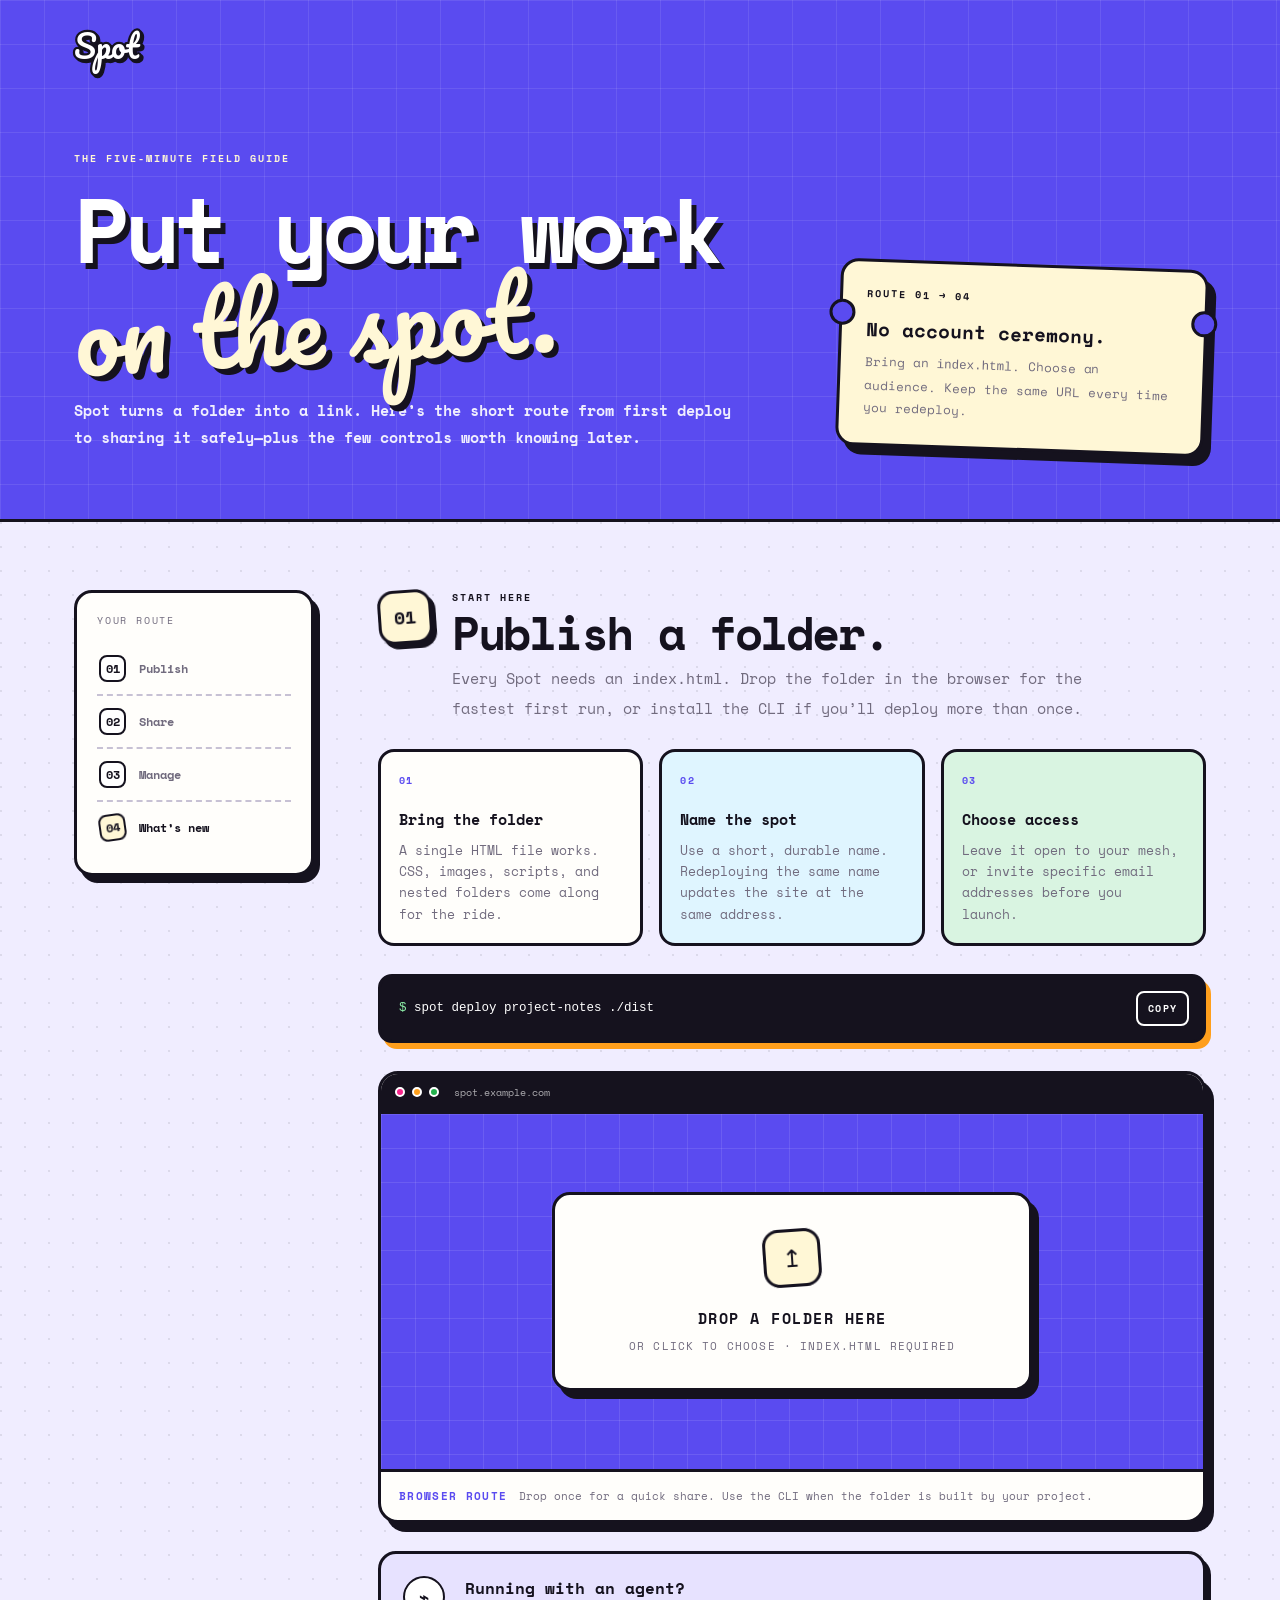
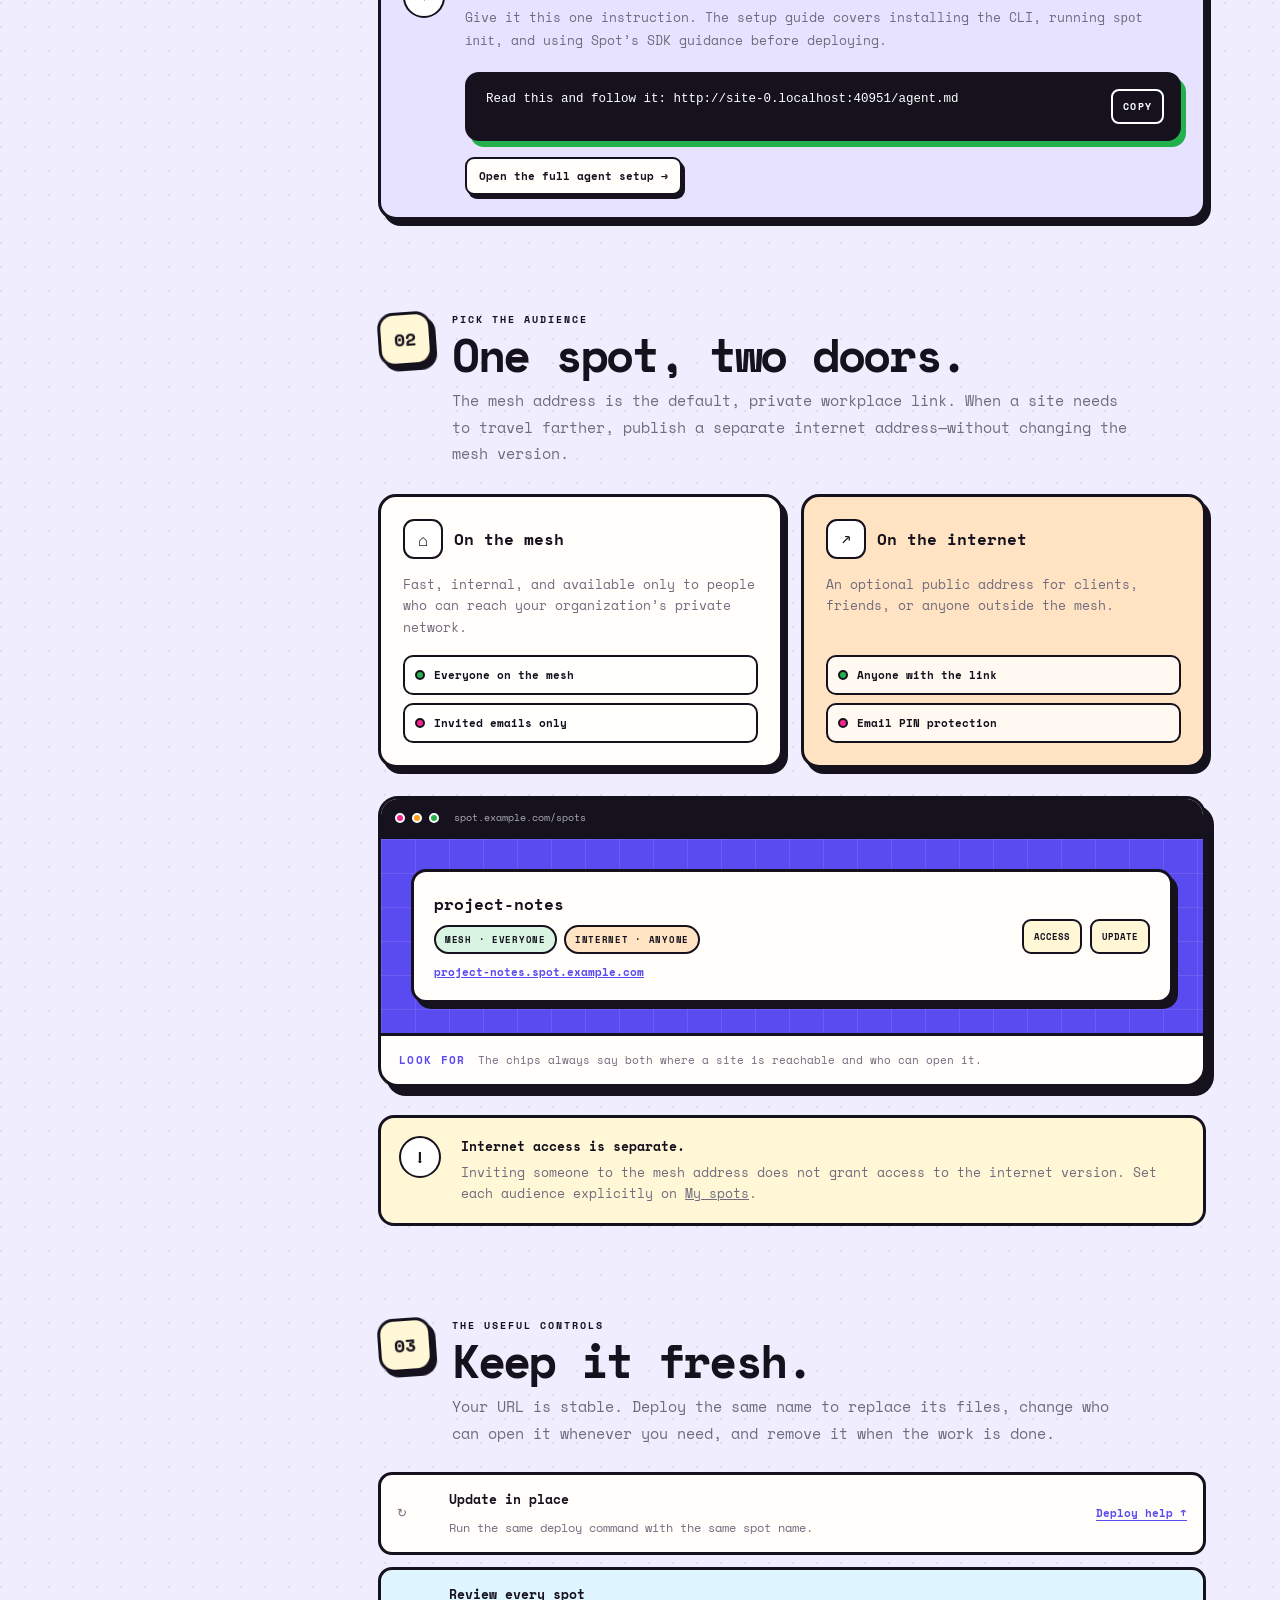
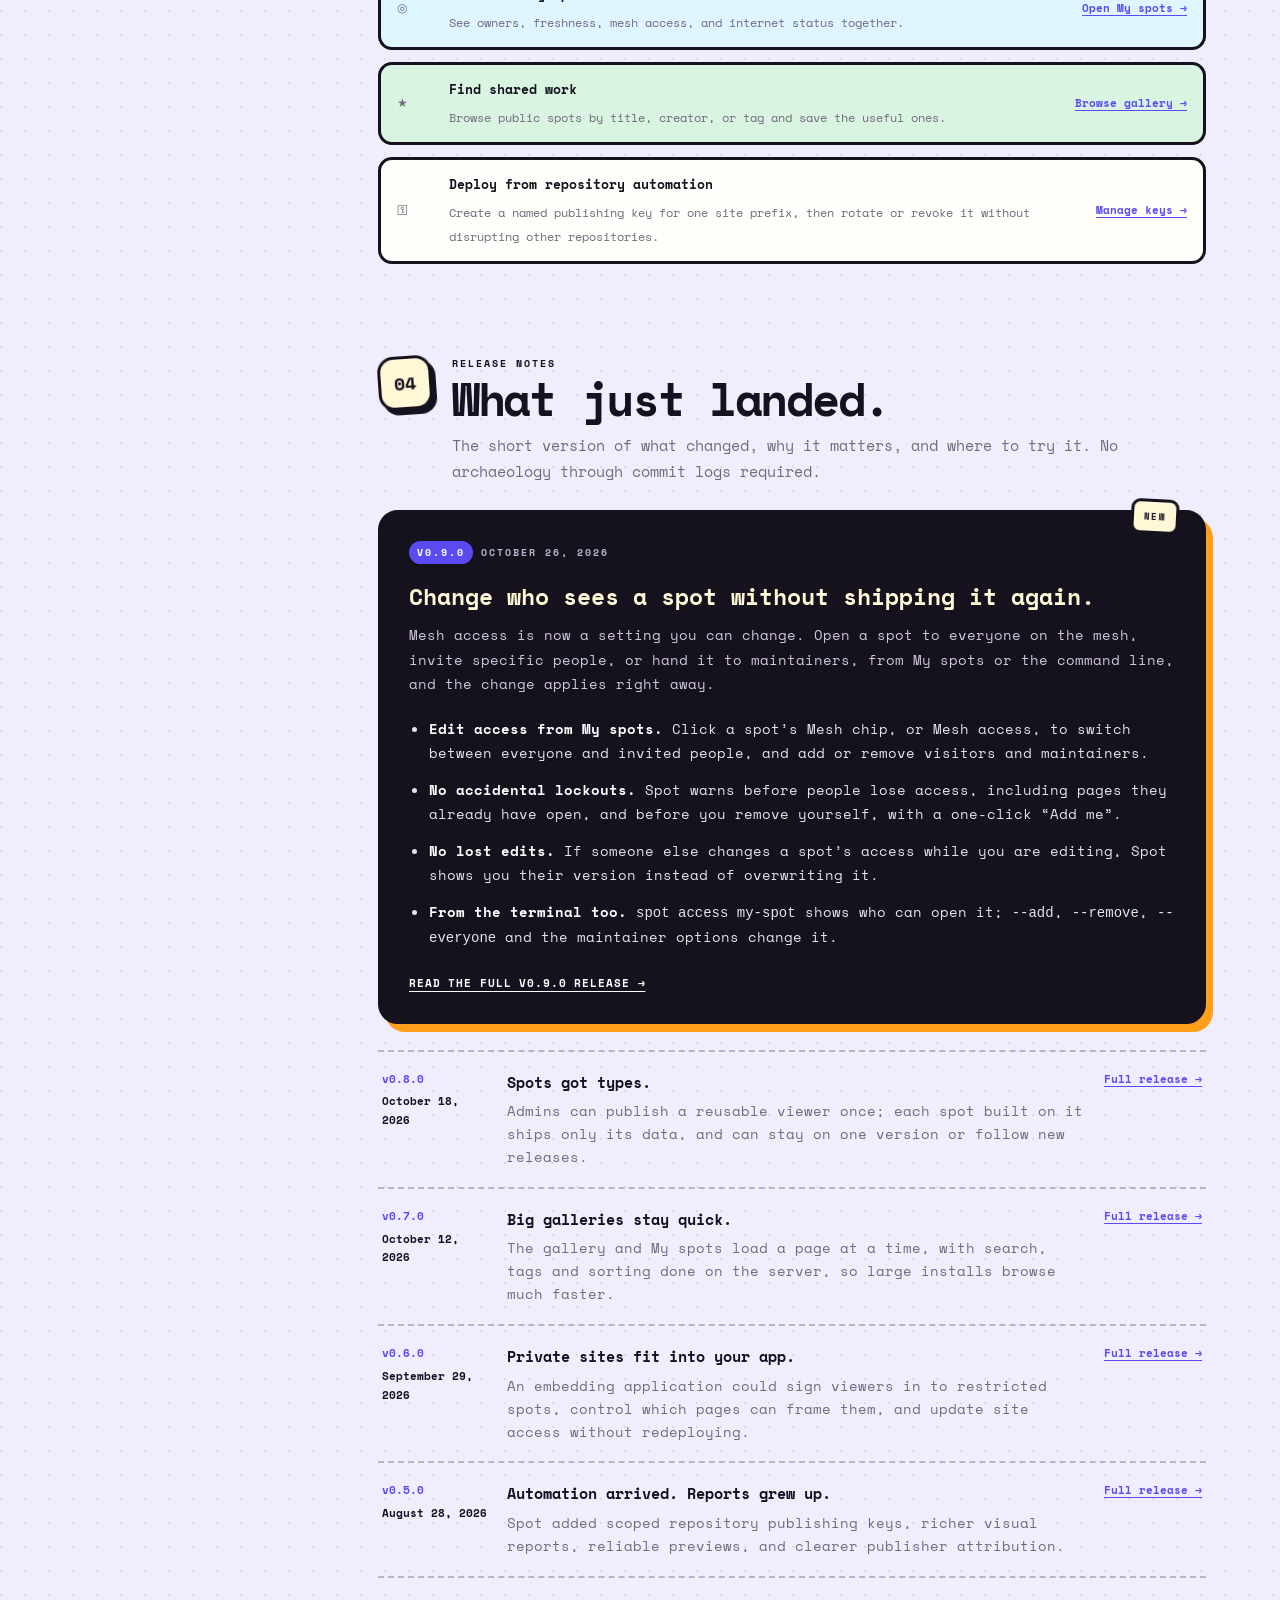
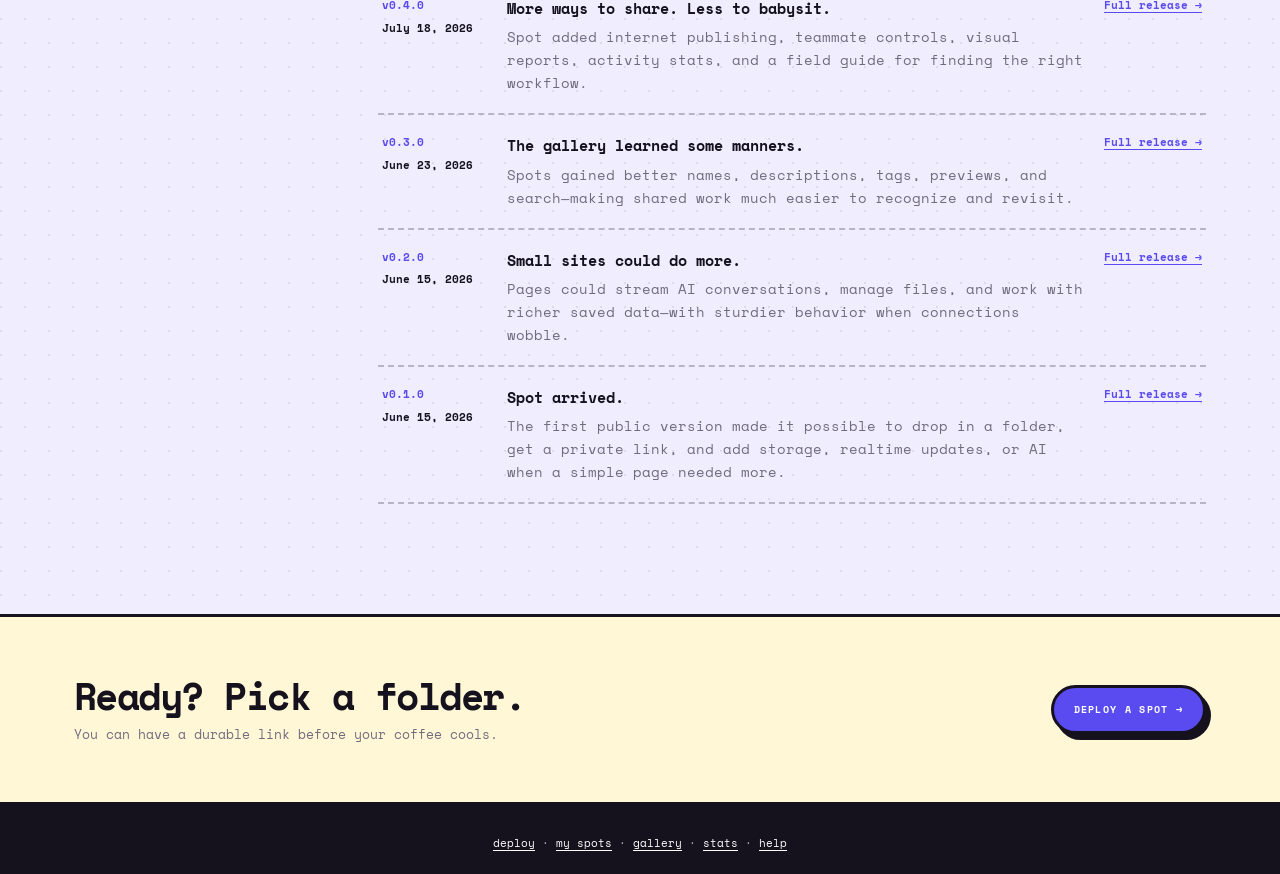
<file: sdk/help.html>
<!doctype html>
<html lang="en">
<head>
  <meta charset="utf-8">
  <meta name="viewport" content="width=device-width, initial-scale=1">
  <meta name="color-scheme" content="light">
  <meta name="theme-color" content="#5a4bf0">
  <title>Spot — field guide</title>
  <meta name="description" content="A short guide to publishing, sharing, and managing sites with Spot.">
  <link rel="preconnect" href="https://fonts.googleapis.com">
  <link rel="preconnect" href="https://fonts.gstatic.com" crossorigin>
  <link href="https://fonts.googleapis.com/css2?family=Pacifico&family=Space+Mono:wght@400;700&display=swap" rel="stylesheet">
  <style>
    :root {
      --field: #5a4bf0;
      --grid: rgba(255, 255, 255, .09);
      --ink: #15121e;
      --card: #fffefb;
      --paper: #fff7d6;
      --muted: #716b7e;
      --violet-soft: #e7e2ff;
      --mint: #d9f4e1;
      --green: #23b14d;
      --orange: #ff9f1c;
      --orange-soft: #ffe3c2;
      --pink: #f7258b;
      --blue: #dff5ff;
      --line: 3px solid var(--ink);
      --shadow: 8px 9px 0 var(--ink);
      --font-logo: 'Pacifico', 'Brush Script MT', cursive;
      --font-mono: 'Space Mono', ui-monospace, 'SF Mono', monospace;
    }

    * { box-sizing: border-box; }
    html { scroll-behavior: smooth; scroll-padding-top: 32px; }
    body {
      margin: 0;
      color: var(--ink);
      background:
        linear-gradient(var(--grid) 1.5px, transparent 1.5px),
        linear-gradient(90deg, var(--grid) 1.5px, transparent 1.5px),
        var(--field);
      background-size: 44px 44px, 44px 44px, auto;
      font-family: var(--font-mono);
    }
    a { color: inherit; }
    button, input { font: inherit; }
    a:focus-visible, button:focus-visible {
      outline: 3px solid var(--paper);
      outline-offset: 4px;
    }

    .topbar {
      max-width: 1180px;
      margin: 0 auto;
      padding: 24px 24px 8px;
      display: flex;
      align-items: center;
      gap: 18px;
    }
    .brand {
      position: relative;
      z-index: 0;
      color: #fff;
      font: 400 32px/1.35 var(--font-logo);
      text-decoration: none;
    }
    .brand::before, .brand::after {
      content: attr(data-text);
      position: absolute;
      inset: 0;
      color: var(--ink);
      -webkit-text-stroke: .14em var(--ink);
    }
    .brand::before { z-index: -1; }
    .brand::after { z-index: -2; transform: translate(.05em, .07em); }
    .hero {
      max-width: 1180px;
      margin: 0 auto;
      padding: 76px 24px 68px;
      display: grid;
      grid-template-columns: minmax(0, 1fr) minmax(270px, .52fr);
      gap: 56px;
      align-items: end;
    }
    .eyebrow, .section-kicker, .mini-label {
      margin: 0;
      font: 700 10px/1.5 var(--font-mono);
      letter-spacing: .2em;
      text-transform: uppercase;
    }
    .eyebrow { color: var(--paper); }
    .hero h1 {
      max-width: 800px;
      margin: 18px 0 24px;
      color: #fff;
      font: 700 clamp(48px, 8vw, 92px)/.96 var(--font-mono);
      letter-spacing: -.07em;
      text-wrap: balance;
      text-shadow: 5px 6px 0 var(--ink);
    }
    .hero h1 em {
      display: inline-block;
      color: var(--paper);
      font: 400 1.08em/1 var(--font-logo);
      letter-spacing: 0;
      transform: rotate(-3deg);
    }
    .lede {
      max-width: 680px;
      margin: 0;
      color: rgba(255,255,255,.9);
      font: 700 15px/1.8 var(--font-mono);
    }
    .hero-ticket {
      position: relative;
      border: var(--line);
      border-radius: 18px;
      background: var(--paper);
      box-shadow: var(--shadow);
      padding: 24px;
      transform: rotate(2deg);
    }
    .hero-ticket::before, .hero-ticket::after {
      content: '';
      position: absolute;
      top: 38px;
      width: 20px;
      height: 20px;
      border: var(--line);
      border-radius: 50%;
      background: var(--field);
    }
    .hero-ticket::before { left: -13px; }
    .hero-ticket::after { right: -13px; }
    .hero-ticket strong {
      display: block;
      margin: 14px 0 8px;
      font-size: 19px;
    }
    .hero-ticket p:last-child {
      margin: 0;
      color: var(--muted);
      font-size: 12.5px;
      line-height: 1.75;
    }

    .guide-shell {
      border-top: var(--line);
      background:
        radial-gradient(circle at 1px 1px, rgba(21,18,30,.09) 1.2px, transparent 1.2px),
        #f0edff;
      background-size: 24px 24px;
    }
    .guide {
      max-width: 1180px;
      margin: 0 auto;
      padding: 68px 24px 110px;
      display: grid;
      grid-template-columns: 240px minmax(0, 1fr);
      gap: 64px;
      align-items: start;
    }
    .route {
      position: sticky;
      top: 24px;
      border: var(--line);
      border-radius: 18px;
      background: var(--card);
      box-shadow: 6px 7px 0 var(--ink);
      padding: 20px;
    }
    .route-title {
      margin: 0 0 15px;
      color: var(--muted);
      font-size: 10px;
      letter-spacing: .18em;
      text-transform: uppercase;
    }
    .route ol { margin: 0; padding: 0; list-style: none; }
    .route li + li { border-top: 2px dashed #c7c1d4; }
    .route a {
      display: grid;
      grid-template-columns: 30px 1fr;
      gap: 10px;
      align-items: center;
      padding: 12px 2px;
      color: var(--muted);
      font-size: 12px;
      font-weight: 700;
      text-decoration: none;
    }
    .route a:hover, .route a.active { color: var(--ink); }
    .route a.active .route-number { background: var(--paper); transform: rotate(-8deg); }
    .route-number {
      width: 27px;
      height: 27px;
      display: grid;
      place-items: center;
      border: 2px solid var(--ink);
      border-radius: 8px;
      background: #fff;
      color: var(--ink);
      transition: transform .15s ease, background .15s ease;
    }
    .chapter { margin-bottom: 92px; }
    .chapter:last-child { margin-bottom: 0; }
    .chapter-head {
      display: grid;
      grid-template-columns: 56px 1fr;
      gap: 18px;
      align-items: start;
      margin-bottom: 26px;
    }
    .chapter-number {
      width: 54px;
      height: 54px;
      display: grid;
      place-items: center;
      border: var(--line);
      border-radius: 16px;
      background: var(--paper);
      box-shadow: 4px 5px 0 var(--ink);
      font-size: 18px;
      font-weight: 700;
      transform: rotate(-4deg);
    }
    .chapter h2 {
      margin: 3px 0 8px;
      font: 700 clamp(28px, 4.5vw, 46px)/1.08 var(--font-mono);
      letter-spacing: -.05em;
    }
    .chapter-intro {
      max-width: 680px;
      margin: 0;
      color: var(--muted);
      font-size: 15px;
      line-height: 1.75;
    }

    .steps {
      display: grid;
      grid-template-columns: repeat(3, minmax(0, 1fr));
      gap: 16px;
      margin: 28px 0;
      counter-reset: steps;
    }
    .step-card {
      position: relative;
      min-height: 170px;
      border: var(--line);
      border-radius: 16px;
      background: var(--card);
      padding: 21px 18px 18px;
      counter-increment: steps;
    }
    .step-card:nth-child(2) { background: var(--blue); }
    .step-card:nth-child(3) { background: var(--mint); }
    .step-card::before {
      content: '0' counter(steps);
      display: block;
      margin-bottom: 20px;
      color: var(--field);
      font-size: 10px;
      font-weight: 700;
      letter-spacing: .12em;
    }
    .step-card h3 { margin: 0 0 10px; font-size: 15px; }
    .step-card p { margin: 0; color: var(--muted); font-size: 12.5px; line-height: 1.7; }

    .command {
      display: flex;
      align-items: center;
      gap: 12px;
      border: var(--line);
      border-radius: 14px;
      background: var(--ink);
      box-shadow: 5px 6px 0 var(--orange);
      padding: 14px 14px 14px 18px;
      color: #fff;
    }
    .command code {
      min-width: 0;
      flex: 1;
      overflow-x: auto;
      font-size: 12.5px;
      line-height: 1.6;
      white-space: nowrap;
    }
    .prompt { color: #8ef0a9; }
    .copy {
      flex: 0 0 auto;
      border: 2px solid #fff;
      border-radius: 8px;
      background: transparent;
      color: #fff;
      padding: 8px 10px;
      font-size: 10px;
      font-weight: 700;
      letter-spacing: .12em;
      text-transform: uppercase;
      cursor: pointer;
    }
    .copy:hover { background: #fff; color: var(--ink); }

    .screen {
      overflow: hidden;
      margin: 28px 0;
      border: var(--line);
      border-radius: 20px;
      background: var(--card);
      box-shadow: var(--shadow);
    }
    .screen-bar {
      display: flex;
      align-items: center;
      gap: 7px;
      border-bottom: var(--line);
      background: var(--ink);
      padding: 11px 14px;
    }
    .screen-dot { width: 10px; height: 10px; border: 2px solid #fff; border-radius: 50%; }
    .screen-dot:nth-child(1) { background: var(--pink); }
    .screen-dot:nth-child(2) { background: var(--orange); }
    .screen-dot:nth-child(3) { background: var(--green); }
    .screen-url {
      min-width: 0;
      margin-left: 8px;
      overflow: hidden;
      color: rgba(255,255,255,.65);
      font-size: 10px;
      text-overflow: ellipsis;
      white-space: nowrap;
    }
    .screen-body {
      min-height: 355px;
      display: grid;
      place-items: center;
      padding: 40px;
      background:
        linear-gradient(rgba(255,255,255,.1) 1px, transparent 1px),
        linear-gradient(90deg, rgba(255,255,255,.1) 1px, transparent 1px),
        var(--field);
      background-size: 34px 34px;
    }
    .drop-card {
      width: min(480px, 100%);
      border: var(--line);
      border-radius: 18px;
      background: var(--card);
      box-shadow: 7px 8px 0 var(--ink);
      padding: 34px;
      text-align: center;
    }
    .drop-icon {
      width: 58px;
      height: 58px;
      display: grid;
      place-items: center;
      margin: 0 auto 20px;
      border: var(--line);
      border-radius: 16px;
      background: var(--paper);
      font-size: 24px;
      transform: rotate(-4deg);
    }
    .drop-card strong {
      display: block;
      font-size: 15px;
      letter-spacing: .1em;
      text-transform: uppercase;
    }
    .drop-card p { margin: 9px 0 0; color: var(--muted); font-size: 10.5px; letter-spacing: .11em; text-transform: uppercase; }
    figcaption {
      display: flex;
      gap: 12px;
      align-items: baseline;
      border-top: var(--line);
      padding: 15px 18px;
      color: var(--muted);
      font-size: 11px;
      line-height: 1.65;
    }
    .caption-tag { color: var(--field); font-weight: 700; letter-spacing: .12em; text-transform: uppercase; }

    .callout {
      display: grid;
      grid-template-columns: 46px 1fr;
      gap: 16px;
      align-items: start;
      border: var(--line);
      border-radius: 16px;
      background: var(--paper);
      padding: 18px;
    }
    .callout-mark {
      width: 42px;
      height: 42px;
      display: grid;
      place-items: center;
      border: 2px solid var(--ink);
      border-radius: 50%;
      background: #fff;
      font-weight: 700;
    }
    .callout strong { display: block; margin-bottom: 6px; font-size: 13px; }
    .callout p { margin: 0; color: var(--muted); font-size: 12.5px; line-height: 1.7; }

    .agent-guide {
      border: var(--line);
      border-radius: 18px;
      background: var(--violet-soft);
      box-shadow: 5px 6px 0 var(--ink);
      padding: 22px;
    }
    .agent-guide-head {
      display: grid;
      grid-template-columns: 46px minmax(0, 1fr);
      gap: 16px;
      align-items: start;
    }
    .agent-guide h3 {
      margin: 0 0 7px;
      font-size: 16px;
    }
    .agent-guide p {
      margin: 0;
      color: var(--muted);
      font-size: 12.5px;
      line-height: 1.7;
    }
    .agent-command {
      align-items: stretch;
      margin: 18px 0 16px 62px;
      box-shadow: 5px 6px 0 var(--green);
    }
    .agent-command code {
      white-space: normal;
      overflow-wrap: anywhere;
    }
    .agent-link {
      display: inline-flex;
      align-items: center;
      margin-left: 62px;
      border: 2px solid var(--ink);
      border-radius: 9px;
      background: var(--card);
      box-shadow: 3px 4px 0 var(--ink);
      padding: 9px 12px;
      color: var(--ink);
      font-size: 10.5px;
      font-weight: 700;
      text-decoration: none;
    }
    .agent-link:hover { background: var(--paper); }

    .access-grid {
      display: grid;
      grid-template-columns: repeat(2, minmax(0, 1fr));
      gap: 18px;
      margin: 28px 0;
    }
    .access-card {
      border: var(--line);
      border-radius: 18px;
      background: var(--card);
      box-shadow: 5px 6px 0 var(--ink);
      padding: 22px;
    }
    .access-card.internet { background: var(--orange-soft); }
    .access-top { display: flex; align-items: center; gap: 11px; }
    .access-icon {
      width: 40px;
      height: 40px;
      display: grid;
      place-items: center;
      border: 2px solid var(--ink);
      border-radius: 11px;
      background: #fff;
      font-size: 17px;
    }
    .access-card h3 { margin: 0; font-size: 16px; }
    .access-card > p { min-height: 66px; margin: 15px 0; color: var(--muted); font-size: 12.5px; line-height: 1.7; }
    .choice {
      display: flex;
      gap: 9px;
      align-items: center;
      margin-top: 8px;
      border: 2px solid var(--ink);
      border-radius: 10px;
      background: rgba(255,255,255,.78);
      padding: 10px;
      font-size: 10.5px;
      font-weight: 700;
    }
    .choice-dot { width: 10px; height: 10px; border: 2px solid var(--ink); border-radius: 50%; background: var(--green); }
    .choice:last-child .choice-dot { background: var(--pink); }

    .site-shot .screen-body { min-height: 0; display: block; padding: 30px; }
    .fake-site {
      display: flex;
      gap: 20px;
      align-items: center;
      border: var(--line);
      border-radius: 15px;
      background: var(--card);
      box-shadow: 5px 6px 0 var(--ink);
      padding: 20px;
    }
    .fake-site-main { min-width: 0; flex: 1; }
    .fake-site h3 { margin: 0 0 9px; font-size: 16px; }
    .chips { display: flex; gap: 7px; flex-wrap: wrap; }
    .chip {
      border: 2px solid var(--ink);
      border-radius: 999px;
      background: var(--mint);
      padding: 6px 9px;
      font-size: 9px;
      font-weight: 700;
      letter-spacing: .08em;
      text-transform: uppercase;
    }
    .chip.net { background: var(--orange-soft); }
    .fake-url { margin: 10px 0 0; color: var(--field); font-size: 10.5px; font-weight: 700; text-decoration: underline; }
    .fake-actions { display: flex; gap: 8px; flex-wrap: wrap; }
    .fake-button {
      border: 2px solid var(--ink);
      border-radius: 9px;
      background: var(--paper);
      padding: 9px 10px;
      font-size: 9px;
      font-weight: 700;
      text-transform: uppercase;
    }

    .manage-list { display: grid; gap: 12px; margin-top: 26px; }
    .manage-row {
      display: grid;
      grid-template-columns: 38px minmax(0, 1fr) auto;
      gap: 14px;
      align-items: center;
      border: var(--line);
      border-radius: 14px;
      background: var(--card);
      padding: 14px 16px;
    }
    .manage-row:nth-child(2) { background: var(--blue); }
    .manage-row:nth-child(3) { background: var(--mint); }
    .manage-icon { font-size: 22px; }
    .manage-row strong { display: block; margin-bottom: 5px; font-size: 13px; }
    .manage-row span { color: var(--muted); font-size: 11.5px; line-height: 1.65; }
    .deep-link {
      color: var(--field);
      font-size: 10.5px;
      font-weight: 700;
      text-underline-offset: 3px;
      white-space: nowrap;
    }

    .release {
      position: relative;
      border: var(--line);
      border-radius: 20px;
      background: var(--ink);
      box-shadow: 7px 8px 0 var(--orange);
      padding: 28px;
      color: #fff;
    }
    .release::after {
      content: 'NEW';
      position: absolute;
      top: -14px;
      right: 24px;
      border: var(--line);
      border-radius: 9px;
      background: var(--paper);
      padding: 8px 10px;
      color: var(--ink);
      font-size: 9px;
      font-weight: 700;
      letter-spacing: .14em;
      transform: rotate(3deg);
    }
    .release-date { color: #b9b2cc; }
    .release-version {
      display: inline-block;
      margin-right: 8px;
      border-radius: 999px;
      background: var(--field);
      padding: 4px 8px;
      color: #fff;
    }
    .release h3 { margin: 15px 0 10px; color: var(--paper); font-size: 23px; }
    .release-summary { margin: 0 0 20px; color: #cfc8dc; font-size: 14px; line-height: 1.75; }
    .release ul { display: grid; gap: 12px; margin: 0; padding-left: 20px; color: #e6e1ef; font-size: 14px; line-height: 1.75; }
    .release li strong { color: #fff; }
    .release a { color: #fff; text-underline-offset: 4px; }
    .release-source {
      display: inline-flex;
      margin-top: 24px;
      font-size: 11px;
      font-weight: 700;
      letter-spacing: .08em;
      text-transform: uppercase;
    }
    .release-history { margin-top: 26px; }
    .older-release {
      display: grid;
      grid-template-columns: 105px minmax(0, 1fr) auto;
      gap: 20px;
      align-items: start;
      border-bottom: 2px dashed #b9b3c6;
      padding: 18px 4px;
      color: var(--muted);
      font-size: 13.5px;
      line-height: 1.7;
    }
    .older-release:first-child { border-top: 2px dashed #b9b3c6; }
    .older-release-meta { display: grid; gap: 4px; color: var(--ink); font-size: 11px; font-weight: 700; }
    .older-release-meta span { color: var(--field); }
    .older-release h3 { margin: 0 0 5px; color: var(--ink); font-size: 15px; }
    .older-release p { margin: 0; }
    .older-release a { color: var(--field); font-size: 11px; font-weight: 700; text-underline-offset: 3px; white-space: nowrap; }

    .bottom-cta {
      border-top: var(--line);
      background: var(--paper);
    }
    .bottom-cta-inner {
      max-width: 1180px;
      margin: 0 auto;
      padding: 58px 24px;
      display: flex;
      gap: 28px;
      align-items: center;
      justify-content: space-between;
    }
    .bottom-cta h2 { margin: 0 0 8px; font: 700 clamp(24px, 4vw, 38px)/1.1 var(--font-mono); letter-spacing: -.04em; }
    .bottom-cta p { margin: 0; color: var(--muted); font-size: 12.5px; }
    .cta-button {
      flex: 0 0 auto;
      border: var(--line);
      border-radius: 999px;
      background: var(--field);
      box-shadow: 5px 6px 0 var(--ink);
      padding: 14px 20px;
      color: #fff;
      font-size: 10px;
      font-weight: 700;
      letter-spacing: .13em;
      text-decoration: none;
      text-transform: uppercase;
      transition: transform .12s ease, box-shadow .12s ease;
    }
    .cta-button:hover { transform: translate(-2px,-2px); box-shadow: 7px 8px 0 var(--ink); }
    footer {
      border-top: var(--line);
      background: var(--ink);
      padding: 28px 24px;
      color: rgba(255,255,255,.7);
      text-align: center;
      font-size: 10.5px;
      line-height: 2;
    }
    footer a { color: #fff; text-underline-offset: 3px; }

    @media (max-width: 840px) {
      .hero { grid-template-columns: 1fr; gap: 32px; padding-top: 56px; }
      .hero-ticket { max-width: 440px; transform: rotate(1deg); }
      .guide { grid-template-columns: 1fr; gap: 38px; }
      .route { position: static; }
      .route ol { display: grid; grid-template-columns: repeat(4, 1fr); gap: 6px; }
      .route li + li { border-top: 0; }
      .route a { grid-template-columns: 1fr; justify-items: center; text-align: center; }
      .steps { grid-template-columns: 1fr; }
      .step-card { min-height: 0; }
    }
    @media (max-width: 620px) {
      .hero { padding-top: 48px; padding-bottom: 54px; }
      .hero h1 { font-size: clamp(44px, 14vw, 68px); }
      .guide { padding-top: 44px; padding-bottom: 76px; }
      .route { padding: 13px; }
      .route-title { display: none; }
      .route a { font-size: 9.5px; padding: 5px 0; }
      .chapter { margin-bottom: 72px; }
      .chapter-head { grid-template-columns: 46px 1fr; gap: 13px; }
      .chapter-number { width: 44px; height: 44px; border-radius: 13px; }
      .access-grid { grid-template-columns: 1fr; }
      .screen-body { min-height: 285px; padding: 20px; }
      .drop-card { padding: 26px 18px; }
      .site-shot .screen-body { padding: 18px; }
      .fake-site { align-items: flex-start; flex-direction: column; }
      .manage-row { grid-template-columns: 32px minmax(0, 1fr); }
      .manage-row .deep-link { grid-column: 2; }
      .agent-command, .agent-link { margin-left: 0; }
      .agent-command { flex-direction: column; }
      .agent-command .copy { width: 100%; }
      .release { padding: 25px 22px; }
      .older-release { grid-template-columns: 1fr; gap: 8px; }
      .older-release-meta { display: flex; gap: 10px; }
      .older-release a { margin-top: 2px; }
      .bottom-cta-inner { align-items: flex-start; flex-direction: column; }
      .cta-button { width: 100%; text-align: center; }
    }
    @media (prefers-reduced-motion: reduce) {
      html { scroll-behavior: auto; }
      *, *::before, *::after { transition-duration: .01ms !important; }
    }
  </style>
</head>
<body>
  <header class="topbar">
    <a class="brand" href="/" data-text="Spot">Spot</a>
  </header>

  <main>
    <section class="hero" aria-labelledby="page-title">
      <div>
        <p class="eyebrow">The five-minute field guide</p>
        <h1 id="page-title">Put your work <em>on the spot.</em></h1>
        <p class="lede">Spot turns a folder into a link. Here’s the short route from first deploy to sharing it safely—plus the few controls worth knowing later.</p>
      </div>
      <aside class="hero-ticket" aria-label="Guide summary">
        <p class="mini-label">Route 01 → 04</p>
        <strong>No account ceremony.</strong>
        <p>Bring an <code>index.html</code>. Choose an audience. Keep the same URL every time you redeploy.</p>
      </aside>
    </section>

    <div class="guide-shell">
      <div class="guide">
        <nav class="route" aria-label="On this page">
          <p class="route-title">Your route</p>
          <ol>
            <li><a href="#publish" class="active"><span class="route-number">01</span><span>Publish</span></a></li>
            <li><a href="#share"><span class="route-number">02</span><span>Share</span></a></li>
            <li><a href="#manage"><span class="route-number">03</span><span>Manage</span></a></li>
            <li><a href="#releases"><span class="route-number">04</span><span>What’s new</span></a></li>
          </ol>
        </nav>

        <div class="chapters">
          <section class="chapter" id="publish" aria-labelledby="publish-title">
            <div class="chapter-head">
              <span class="chapter-number">01</span>
              <div>
                <p class="section-kicker">Start here</p>
                <h2 id="publish-title">Publish a folder.</h2>
                <p class="chapter-intro">Every Spot needs an <code>index.html</code>. Drop the folder in the browser for the fastest first run, or install the CLI if you’ll deploy more than once.</p>
              </div>
            </div>

            <div class="steps">
              <article class="step-card"><h3>Bring the folder</h3><p>A single HTML file works. CSS, images, scripts, and nested folders come along for the ride.</p></article>
              <article class="step-card"><h3>Name the spot</h3><p>Use a short, durable name. Redeploying the same name updates the site at the same address.</p></article>
              <article class="step-card"><h3>Choose access</h3><p>Leave it open to your mesh, or invite specific email addresses before you launch.</p></article>
            </div>

            <div class="command" aria-label="CLI deploy command">
              <code><span class="prompt">$</span> spot deploy project-notes ./dist</code>
              <button class="copy" type="button" data-copy="spot deploy project-notes ./dist">Copy</button>
            </div>

            <figure class="screen">
              <div class="screen-bar"><span class="screen-dot"></span><span class="screen-dot"></span><span class="screen-dot"></span><span class="screen-url">spot.example.com</span></div>
              <div class="screen-body">
                <div class="drop-card">
                  <div class="drop-icon" aria-hidden="true">↥</div>
                  <strong>Drop a folder here</strong>
                  <p>or click to choose · index.html required</p>
                </div>
              </div>
              <figcaption><span class="caption-tag">Browser route</span><span>Drop once for a quick share. Use the CLI when the folder is built by your project.</span></figcaption>
            </figure>

            <aside class="agent-guide" aria-labelledby="agent-guide-title">
              <div class="agent-guide-head">
                <span class="callout-mark" aria-hidden="true">⌁</span>
                <div>
                  <h3 id="agent-guide-title">Running with an agent?</h3>
                  <p>Give it this one instruction. The setup guide covers installing the CLI, running <code>spot init</code>, and using Spot’s SDK guidance before deploying.</p>
                </div>
              </div>
              <div class="command agent-command" aria-label="Agent setup instruction">
                <code id="agent-command"></code>
                <button class="copy" type="button" data-copy="" data-agent-copy>Copy</button>
              </div>
              <a class="agent-link" href="/agent.md">Open the full agent setup →</a>
            </aside>
          </section>

          <section class="chapter" id="share" aria-labelledby="share-title">
            <div class="chapter-head">
              <span class="chapter-number">02</span>
              <div>
                <p class="section-kicker">Pick the audience</p>
                <h2 id="share-title">One spot, two doors.</h2>
                <p class="chapter-intro">The mesh address is the default, private workplace link. When a site needs to travel farther, publish a separate internet address—without changing the mesh version.</p>
              </div>
            </div>

            <div class="access-grid">
              <article class="access-card">
                <div class="access-top"><span class="access-icon" aria-hidden="true">⌂</span><h3>On the mesh</h3></div>
                <p>Fast, internal, and available only to people who can reach your organization’s private network.</p>
                <div class="choice"><span class="choice-dot"></span>Everyone on the mesh</div>
                <div class="choice"><span class="choice-dot"></span>Invited emails only</div>
              </article>
              <article class="access-card internet">
                <div class="access-top"><span class="access-icon" aria-hidden="true">↗</span><h3>On the internet</h3></div>
                <p>An optional public address for clients, friends, or anyone outside the mesh.</p>
                <div class="choice"><span class="choice-dot"></span>Anyone with the link</div>
                <div class="choice"><span class="choice-dot"></span>Email PIN protection</div>
              </article>
            </div>

            <figure class="screen site-shot">
              <div class="screen-bar"><span class="screen-dot"></span><span class="screen-dot"></span><span class="screen-dot"></span><span class="screen-url">spot.example.com/spots</span></div>
              <div class="screen-body">
                <div class="fake-site">
                  <div class="fake-site-main">
                    <h3>project-notes</h3>
                    <div class="chips"><span class="chip">Mesh · everyone</span><span class="chip net">Internet · anyone</span></div>
                    <p class="fake-url">project-notes.spot.example.com</p>
                  </div>
                  <div class="fake-actions"><span class="fake-button">Access</span><span class="fake-button">Update</span></div>
                </div>
              </div>
              <figcaption><span class="caption-tag">Look for</span><span>The chips always say both where a site is reachable and who can open it.</span></figcaption>
            </figure>

            <aside class="callout">
              <span class="callout-mark">!</span>
              <div><strong>Internet access is separate.</strong><p>Inviting someone to the mesh address does not grant access to the internet version. Set each audience explicitly on <a href="/spots">My spots</a>.</p></div>
            </aside>
          </section>

          <section class="chapter" id="manage" aria-labelledby="manage-title">
            <div class="chapter-head">
              <span class="chapter-number">03</span>
              <div>
                <p class="section-kicker">The useful controls</p>
                <h2 id="manage-title">Keep it fresh.</h2>
                <p class="chapter-intro">Your URL is stable. Deploy the same name to replace its files, change who can open it whenever you need, and remove it when the work is done.</p>
              </div>
            </div>

            <div class="manage-list">
              <article class="manage-row"><span class="manage-icon" aria-hidden="true">↻</span><div><strong>Update in place</strong><span>Run the same deploy command with the same spot name.</span></div><a class="deep-link" href="#publish">Deploy help ↑</a></article>
              <article class="manage-row"><span class="manage-icon" aria-hidden="true">◎</span><div><strong>Review every spot</strong><span>See owners, freshness, mesh access, and internet status together.</span></div><a class="deep-link" href="/spots">Open My spots →</a></article>
              <article class="manage-row"><span class="manage-icon" aria-hidden="true">★</span><div><strong>Find shared work</strong><span>Browse public spots by title, creator, or tag and save the useful ones.</span></div><a class="deep-link" href="/gallery">Browse gallery →</a></article>
              <article class="manage-row"><span class="manage-icon" aria-hidden="true">⚿</span><div><strong>Deploy from repository automation</strong><span>Create a named publishing key for one site prefix, then rotate or revoke it without disrupting other repositories.</span></div><a class="deep-link" href="/spots">Manage keys →</a></article>
            </div>
          </section>

          <section class="chapter" id="releases" aria-labelledby="releases-title">
            <div class="chapter-head">
              <span class="chapter-number">04</span>
              <div>
                <p class="section-kicker">Release notes</p>
                <h2 id="releases-title">What just landed.</h2>
                <p class="chapter-intro">The short version of what changed, why it matters, and where to try it. No archaeology through commit logs required.</p>
              </div>
            </div>

            <article class="release">
              <p class="mini-label release-date"><span class="release-version">v0.9.0</span><time datetime="2026-10-26">October 26, 2026</time></p>
              <h3>Change who sees a spot without shipping it again.</h3>
              <p class="release-summary">Mesh access is now a setting you can change. Open a spot to everyone on the mesh, invite specific people, or hand it to maintainers, from My spots or the command line, and the change applies right away.</p>
              <ul>
                <li><strong>Edit access from My spots.</strong> Click a spot’s Mesh chip, or Mesh access, to switch between everyone and invited people, and add or remove visitors and maintainers.</li>
                <li><strong>No accidental lockouts.</strong> Spot warns before people lose access, including pages they already have open, and before you remove yourself, with a one-click “Add me”.</li>
                <li><strong>No lost edits.</strong> If someone else changes a spot’s access while you are editing, Spot shows you their version instead of overwriting it.</li>
                <li><strong>From the terminal too.</strong> <code>spot access my-spot</code> shows who can open it; <code>--add</code>, <code>--remove</code>, <code>--everyone</code> and the maintainer options change it.</li>
              </ul>
              <a class="release-source" href="https://github.com/melonamin/spot/releases/tag/v0.9.0">Read the full v0.9.0 release →</a>
            </article>
            <div class="release-history" aria-label="Earlier releases">
              <article class="older-release">
                <div class="older-release-meta"><span>v0.8.0</span><time datetime="2026-10-18">October 18, 2026</time></div>
                <div><h3>Spots got types.</h3><p>Admins can publish a reusable viewer once; each spot built on it ships only its data, and can stay on one version or follow new releases.</p></div>
                <a href="https://github.com/melonamin/spot/releases/tag/v0.8.0">Full release →</a>
              </article>
              <article class="older-release">
                <div class="older-release-meta"><span>v0.7.0</span><time datetime="2026-10-12">October 12, 2026</time></div>
                <div><h3>Big galleries stay quick.</h3><p>The gallery and My spots load a page at a time, with search, tags and sorting done on the server, so large installs browse much faster.</p></div>
                <a href="https://github.com/melonamin/spot/releases/tag/v0.7.0">Full release →</a>
              </article>
              <article class="older-release">
                <div class="older-release-meta"><span>v0.6.0</span><time datetime="2026-09-29">September 29, 2026</time></div>
                <div><h3>Private sites fit into your app.</h3><p>An embedding application could sign viewers in to restricted spots, control which pages can frame them, and update site access without redeploying.</p></div>
                <a href="https://github.com/melonamin/spot/releases/tag/v0.6.0">Full release →</a>
              </article>
              <article class="older-release">
                <div class="older-release-meta"><span>v0.5.0</span><time datetime="2026-08-28">August 28, 2026</time></div>
                <div><h3>Automation arrived. Reports grew up.</h3><p>Spot added scoped repository publishing keys, richer visual reports, reliable previews, and clearer publisher attribution.</p></div>
                <a href="https://github.com/melonamin/spot/releases/tag/v0.5.0">Full release →</a>
              </article>
              <article class="older-release">
                <div class="older-release-meta"><span>v0.4.0</span><time datetime="2026-07-18">July 18, 2026</time></div>
                <div><h3>More ways to share. Less to babysit.</h3><p>Spot added internet publishing, teammate controls, visual reports, activity stats, and a field guide for finding the right workflow.</p></div>
                <a href="https://github.com/melonamin/spot/releases/tag/v0.4.0">Full release →</a>
              </article>
              <article class="older-release">
                <div class="older-release-meta"><span>v0.3.0</span><time datetime="2026-06-23">June 23, 2026</time></div>
                <div><h3>The gallery learned some manners.</h3><p>Spots gained better names, descriptions, tags, previews, and search—making shared work much easier to recognize and revisit.</p></div>
                <a href="https://github.com/melonamin/spot/releases/tag/v0.3.0">Full release →</a>
              </article>
              <article class="older-release">
                <div class="older-release-meta"><span>v0.2.0</span><time datetime="2026-06-15">June 15, 2026</time></div>
                <div><h3>Small sites could do more.</h3><p>Pages could stream AI conversations, manage files, and work with richer saved data—with sturdier behavior when connections wobble.</p></div>
                <a href="https://github.com/melonamin/spot/releases/tag/v0.2.0">Full release →</a>
              </article>
              <article class="older-release">
                <div class="older-release-meta"><span>v0.1.0</span><time datetime="2026-06-15">June 15, 2026</time></div>
                <div><h3>Spot arrived.</h3><p>The first public version made it possible to drop in a folder, get a private link, and add storage, realtime updates, or AI when a simple page needed more.</p></div>
                <a href="https://github.com/melonamin/spot/releases/tag/v0.1.0">Full release →</a>
              </article>
            </div>
          </section>
        </div>
      </div>
    </div>

    <section class="bottom-cta" aria-labelledby="cta-title">
      <div class="bottom-cta-inner">
        <div><h2 id="cta-title">Ready? Pick a folder.</h2><p>You can have a durable link before your coffee cools.</p></div>
        <a class="cta-button" href="/">Deploy a spot →</a>
      </div>
    </section>
  </main>

  <footer>
    <nav aria-label="Spot pages"><a href="/">deploy</a> · <a href="/spots">my spots</a> · <a href="/gallery">gallery</a> · <a href="/stats">stats</a> · <a href="/help" aria-current="page">help</a></nav>
  </footer>

  <script>
    (() => {
      'use strict';
      const links = [...document.querySelectorAll('.route a')];
      const sections = links.map(link => document.querySelector(link.hash)).filter(Boolean);
      const activate = id => links.forEach(link => link.classList.toggle('active', link.hash === '#' + id));

      if ('IntersectionObserver' in window) {
        const observer = new IntersectionObserver(entries => {
          const visible = entries.filter(entry => entry.isIntersecting).sort((a, b) => b.intersectionRatio - a.intersectionRatio)[0];
          if (visible) activate(visible.target.id);
        }, { rootMargin: '-20% 0px -60%', threshold: [0, .2, .5] });
        sections.forEach(section => observer.observe(section));
      }

      const agentCommand = `Read this and follow it: ${location.origin}/agent.md`;
      const agentCommandNode = document.getElementById('agent-command');
      const agentCopy = document.querySelector('[data-agent-copy]');
      if (agentCommandNode && agentCopy) {
        agentCommandNode.textContent = agentCommand;
        agentCopy.dataset.copy = agentCommand;
      }

      document.querySelectorAll('[data-copy]').forEach(button => {
        button.addEventListener('click', async () => {
          try {
            if (navigator.clipboard && window.isSecureContext) {
              await navigator.clipboard.writeText(button.dataset.copy);
            } else {
              throw new Error('clipboard unavailable');
            }
          } catch {
            const field = document.createElement('textarea');
            field.value = button.dataset.copy;
            field.setAttribute('readonly', '');
            field.style.position = 'fixed';
            field.style.left = '-9999px';
            document.body.appendChild(field);
            field.select();
            document.execCommand('copy');
            field.remove();
          } finally {
            button.textContent = 'Copied';
            window.setTimeout(() => { button.textContent = 'Copy'; }, 1600);
          }
        });
      });
    })();
  </script>
</body>
</html>
</file>
